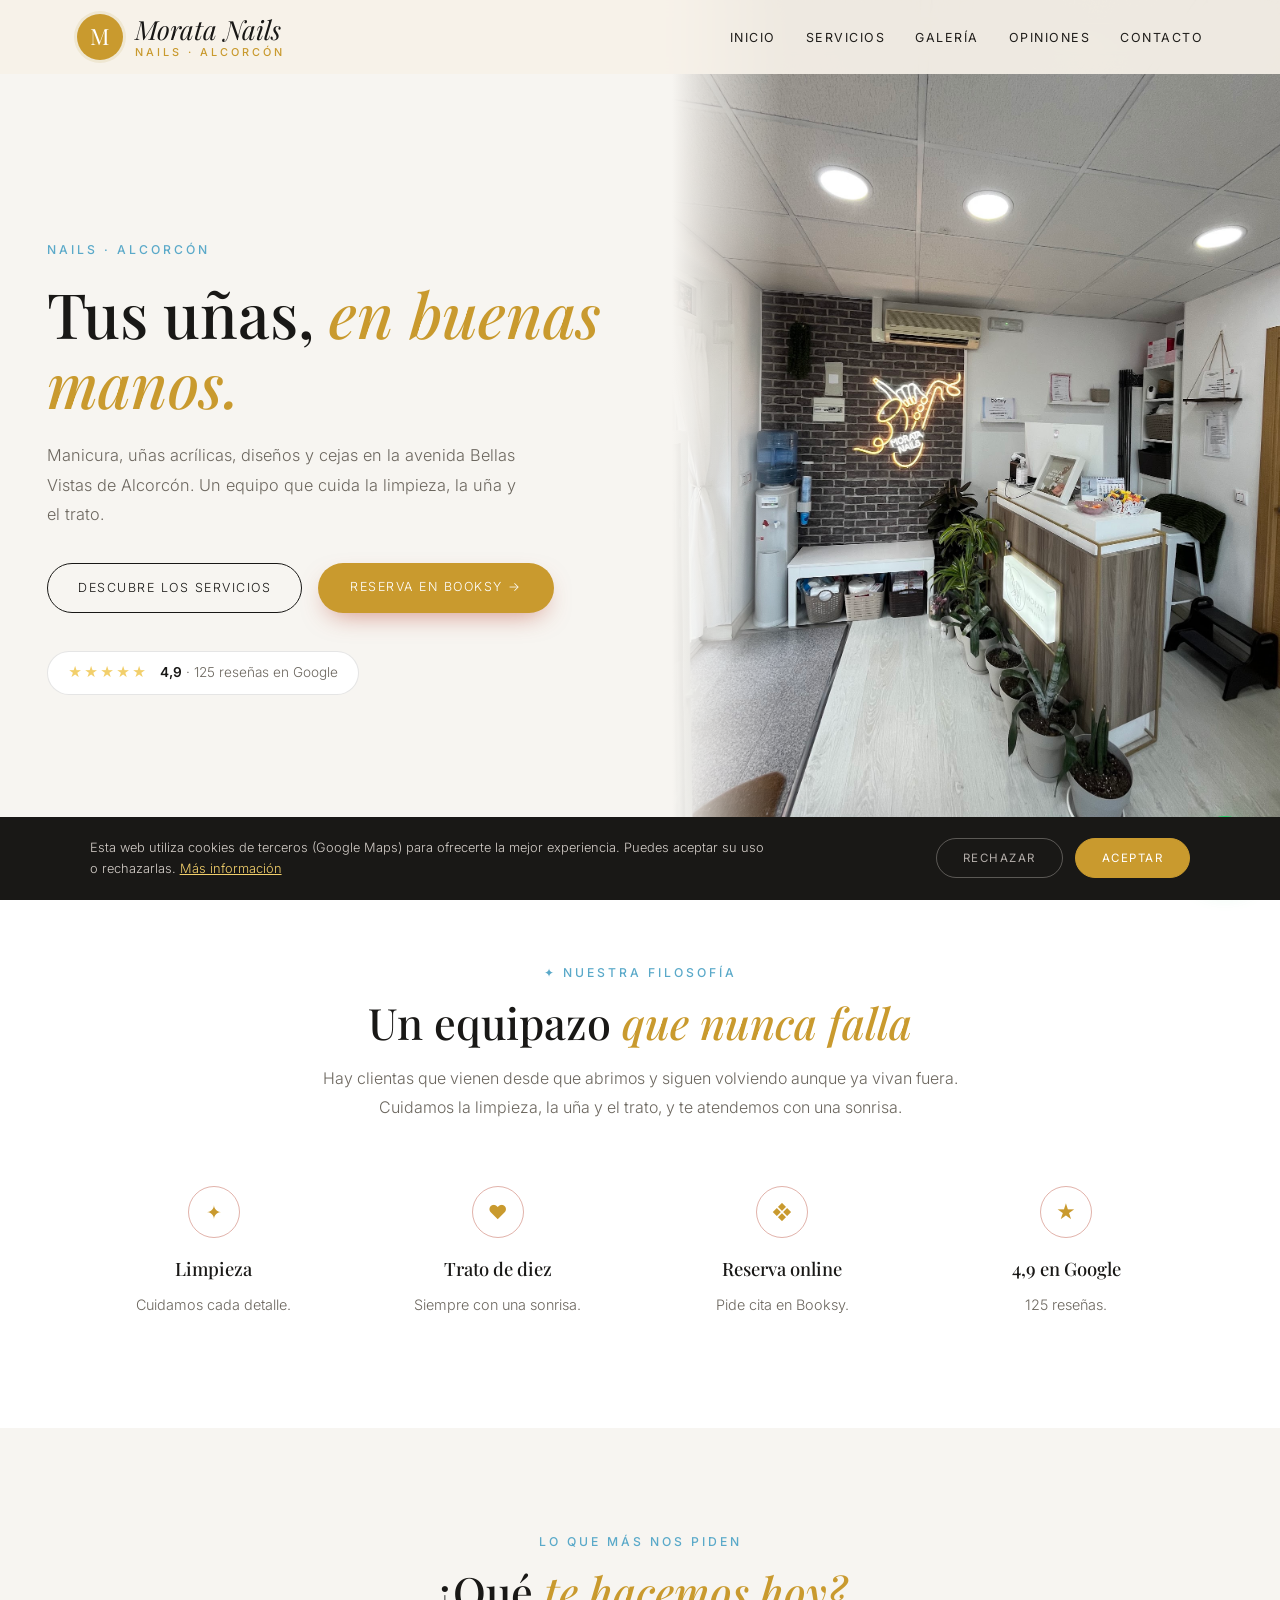
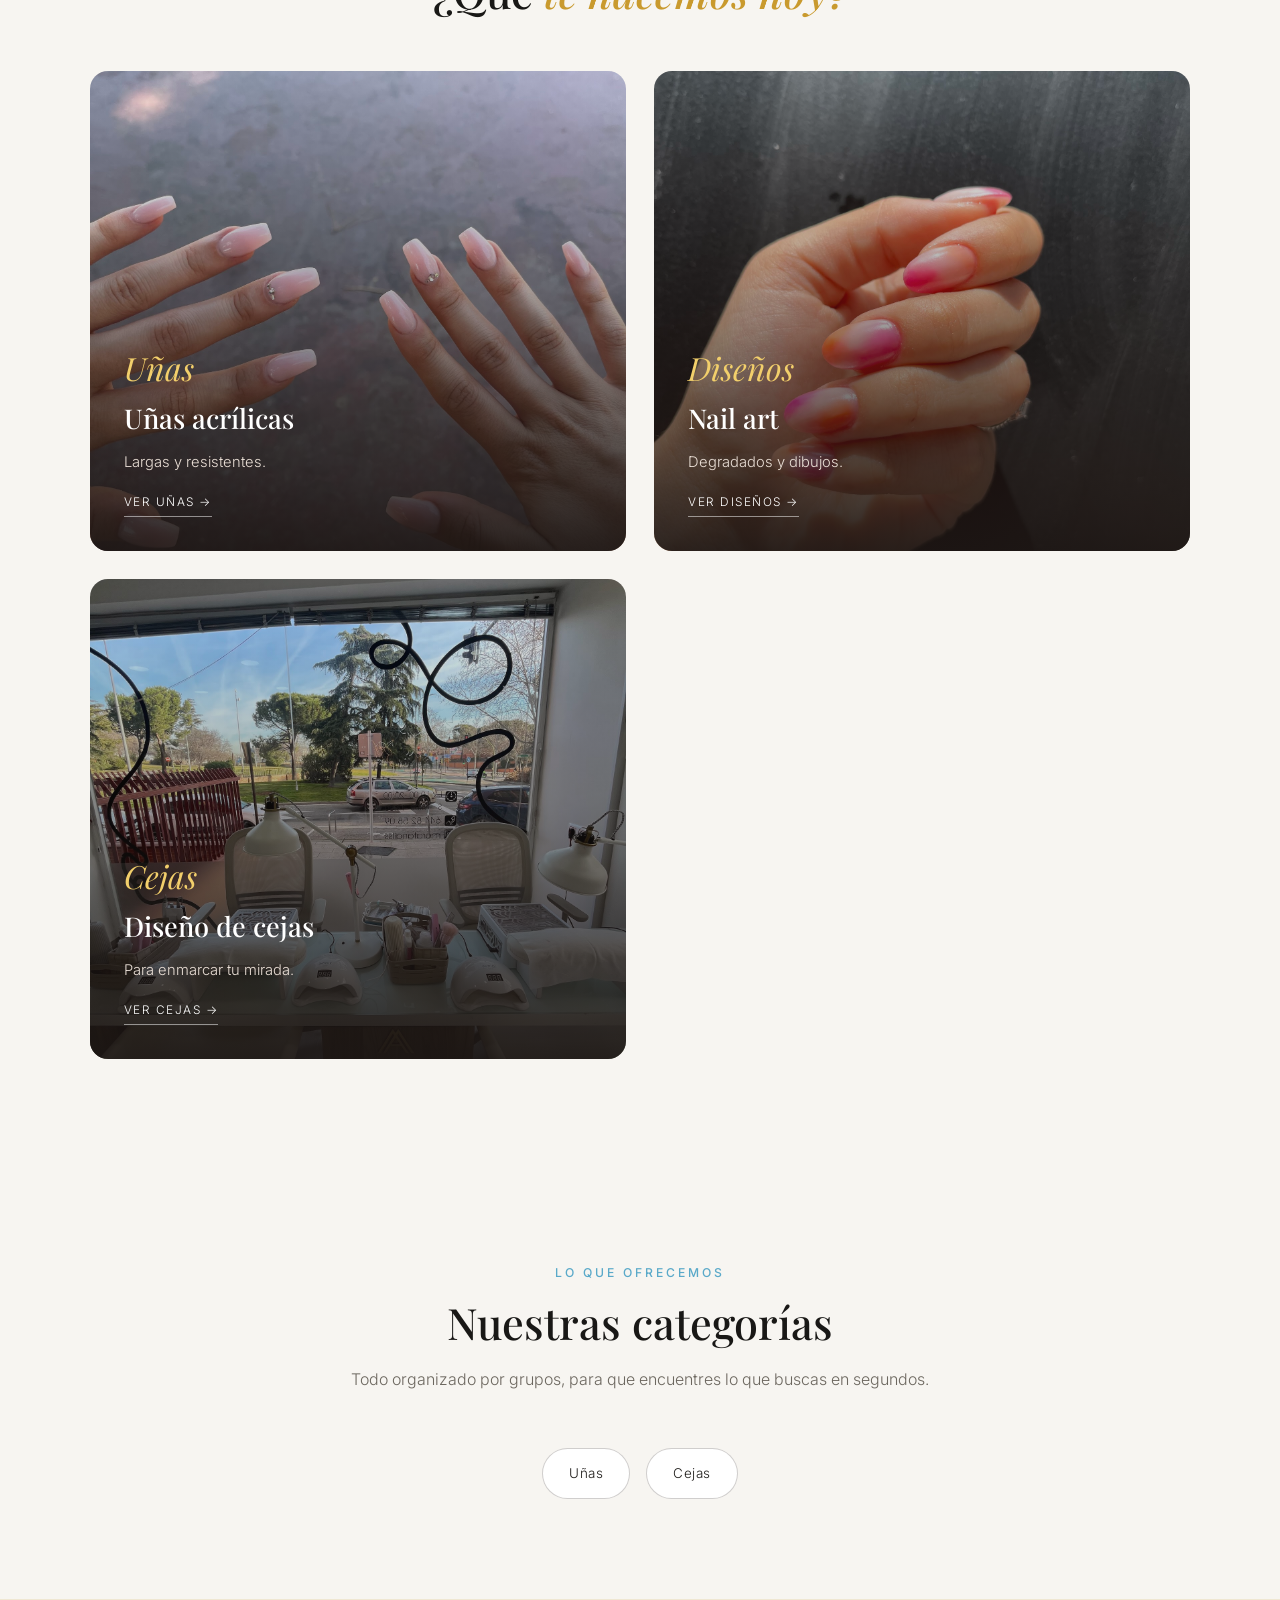
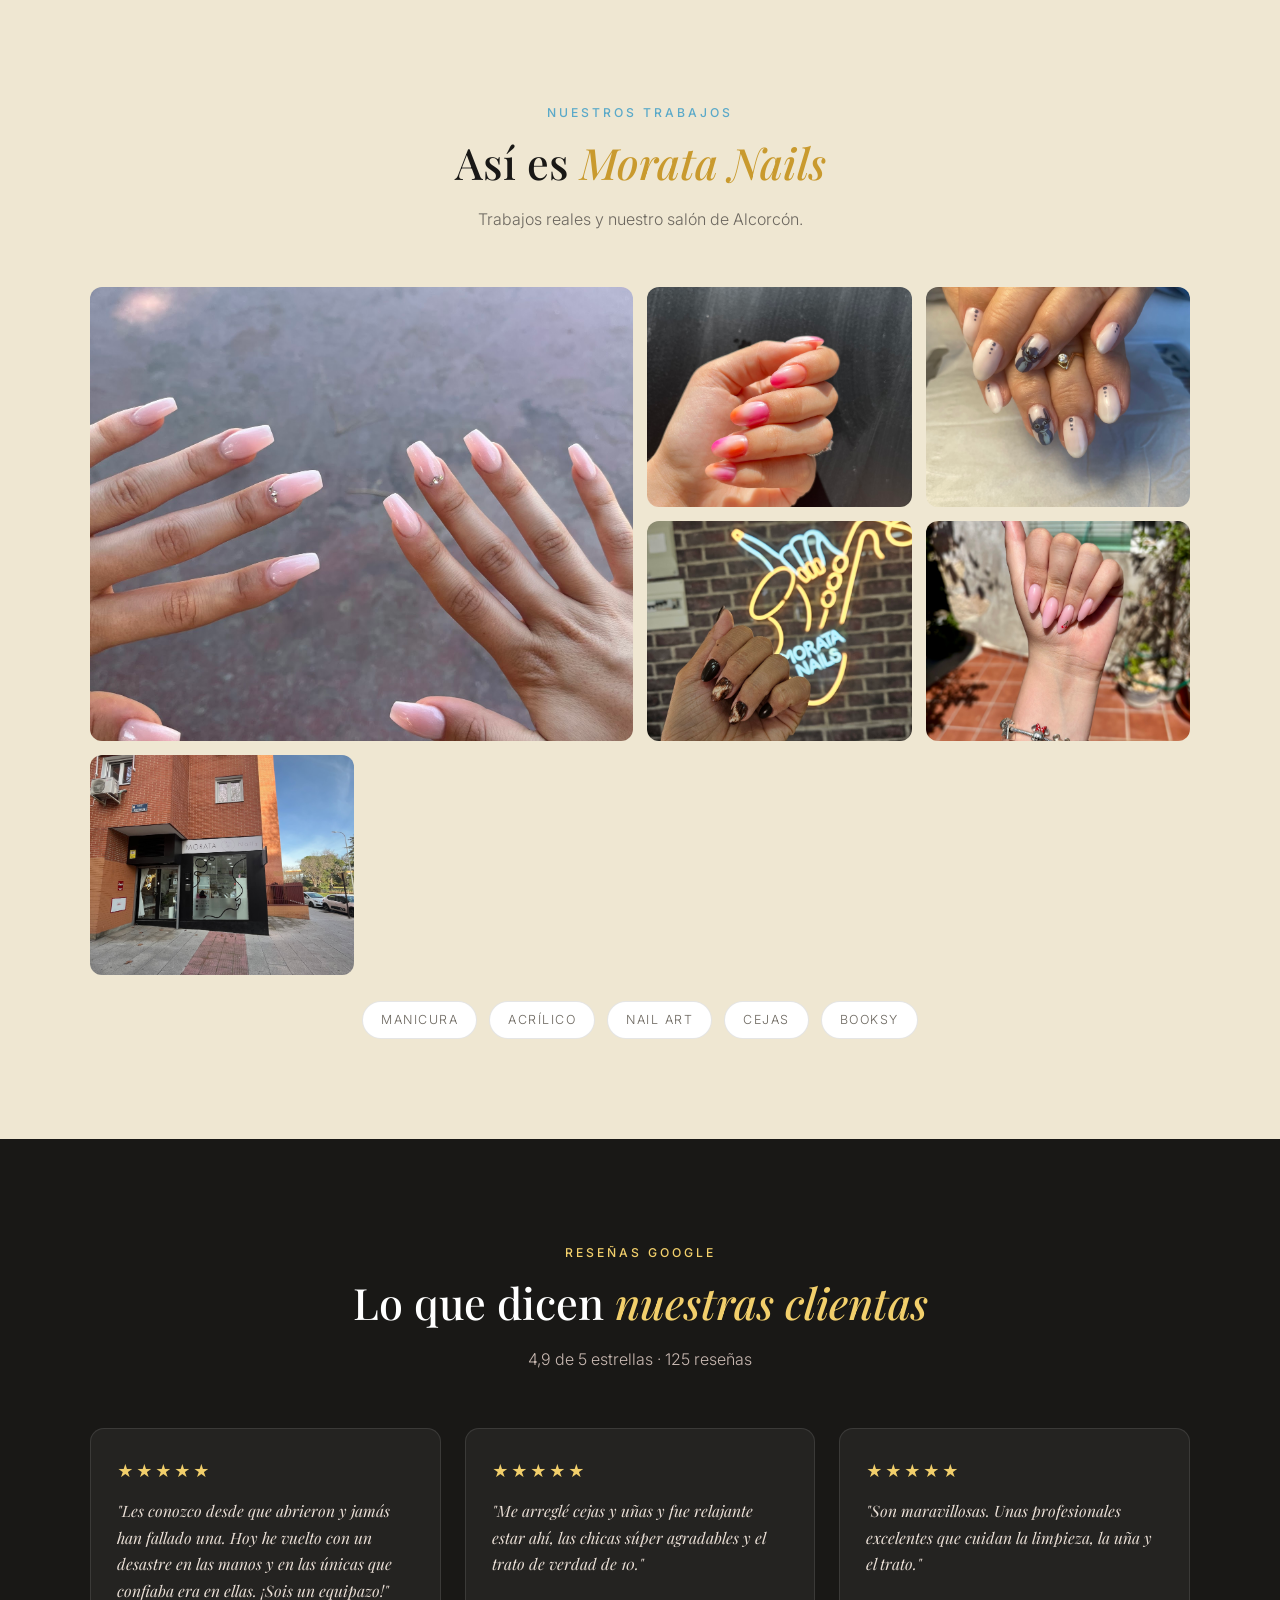
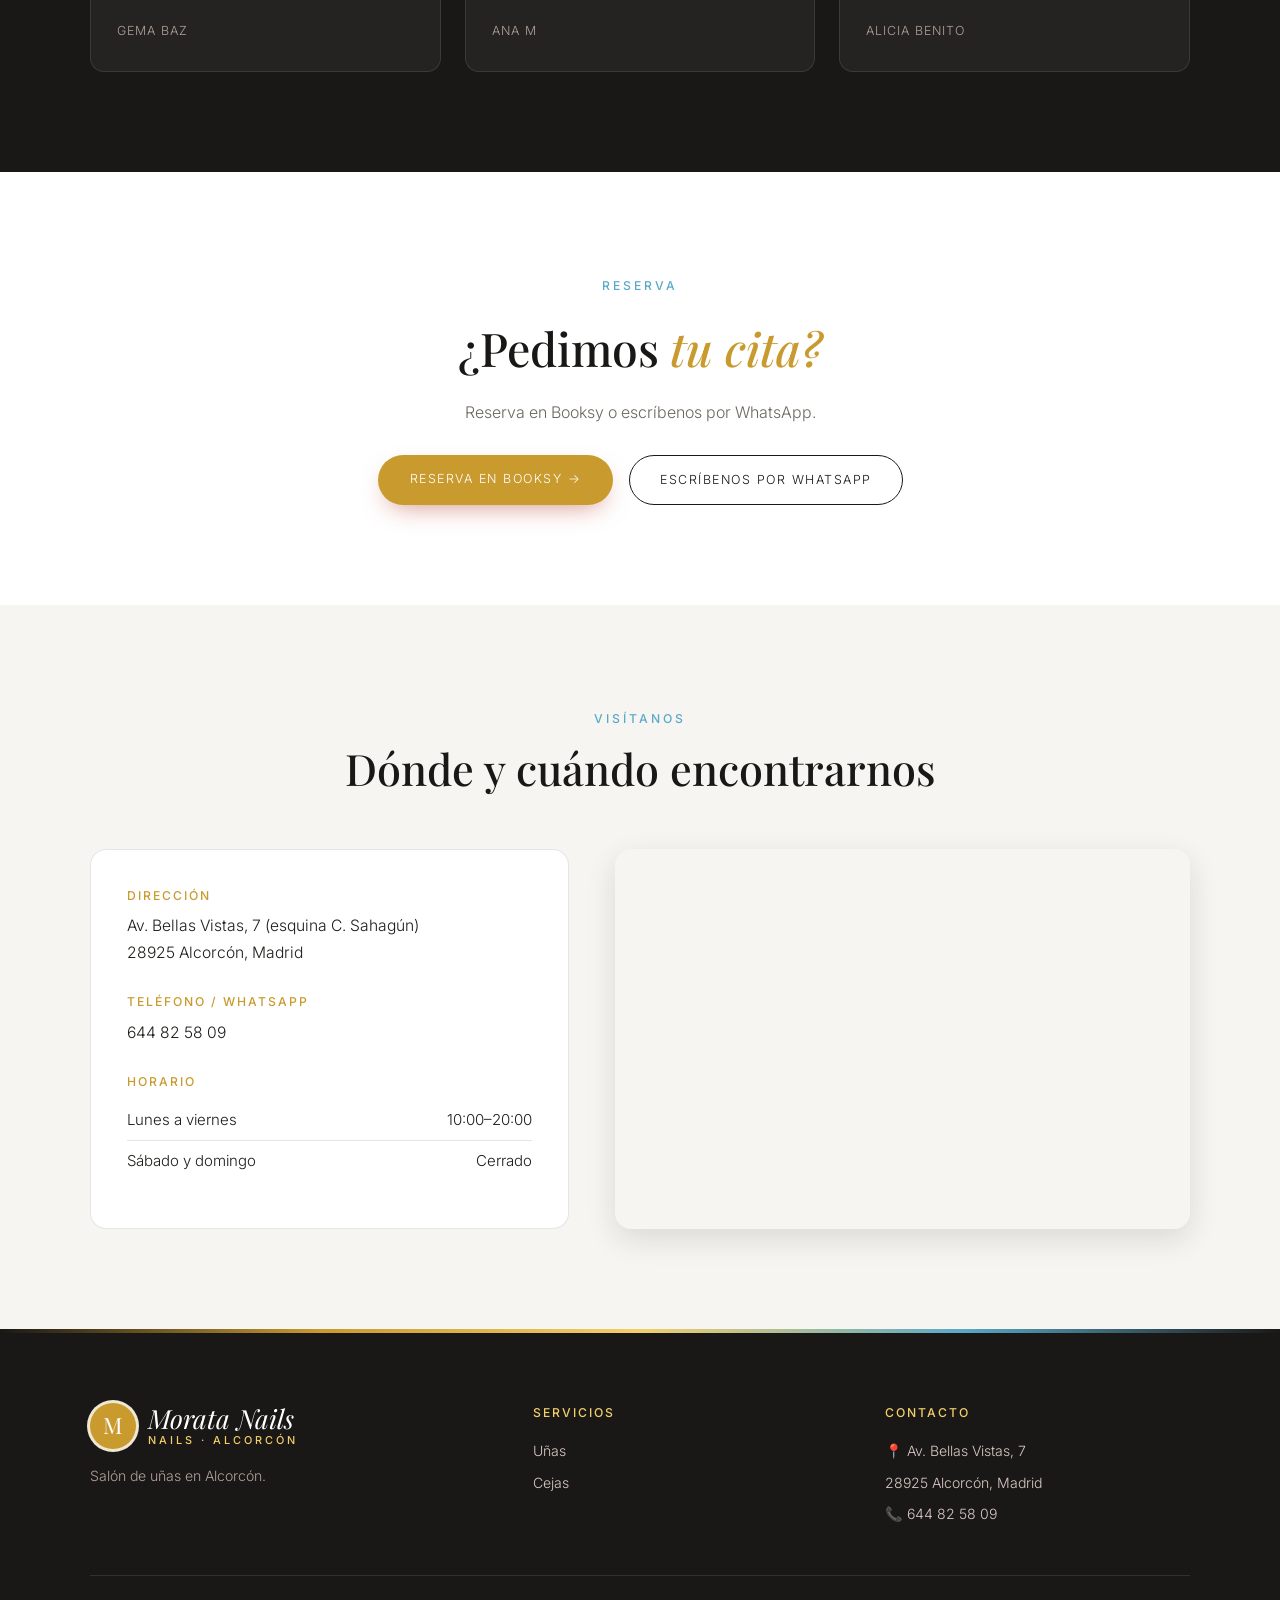
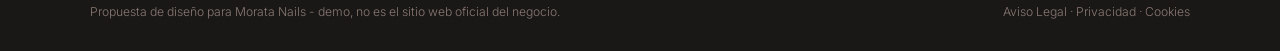
<file: index.html>
<!DOCTYPE html>
<html lang="es">
<head>
<meta charset="UTF-8">
<meta name="viewport" content="width=device-width, initial-scale=1.0">
<title>Morata Nails — Uñas y cejas en Alcorcón</title>
<meta name="description" content="Morata Nails, salón de uñas en la avenida Bellas Vistas 7 (esquina calle Sahagún), Alcorcón. Manicura, uñas acrílicas, diseños y cejas. 4,9★ con 125 reseñas en Google.">
<meta name="theme-color" content="#191816">
<meta property="og:title" content="Morata Nails · Alcorcón">
<meta property="og:image" content="maps_09.jpg">

<link rel="preconnect" href="https://fonts.googleapis.com"><link rel="preconnect" href="https://fonts.gstatic.com" crossorigin><link href="https://fonts.googleapis.com/css2?family=Playfair+Display:ital,wght@0,500;0,600;1,500&family=Inter:wght@300;400;500;600&display=swap" rel="stylesheet">
<link rel="stylesheet" href="styles.css">
</head>
<body>

<header id="header">
  <a href="index.html" class="logo" aria-label="Morata Nails, inicio"><span class="logo-mark">M</span><span class="logo-text"><span class="script">Morata Nails</span><small>nails · Alcorcón</small></span></a>
  <nav id="nav" aria-label="Navegación principal"><ul><li><a href="index.html#inicio">Inicio</a></li><li><a href="servicios.html">Servicios</a></li><li><a href="index.html#galeria">Galería</a></li><li><a href="index.html#opiniones">Opiniones</a></li><li><a href="index.html#contacto">Contacto</a></li></ul></nav><button class="nav-toggle" id="navToggle" aria-label="Abrir menú">☰</button>
</header>

<section class="hero" id="inicio">
  <div class="hero-text">
    <span class="eyebrow">Nails · Alcorcón</span>
    <h1>Tus uñas, <em>en buenas manos.</em></h1>
    <p>Manicura, uñas acrílicas, diseños y cejas en la avenida Bellas Vistas de Alcorcón. Un equipo que cuida la limpieza, la uña y el trato.</p>
    <div class="hero-ctas">
      <a href="servicios.html" class="btn-outline">Descubre los servicios</a>
      <a href="https://moratanailss.booksy.com/" class="btn-solid" target="_blank" rel="noopener">Reserva en Booksy →</a>
    </div>
    <a class="hero-rating" href="https://www.google.com/maps/search/?api=1&query=Morata+Nails,+Avenida+Bellas+Vistas+7,+Alcorcon" target="_blank" rel="noopener"><span class="stars">★★★★★</span><span><strong>4,9</strong> · 125 reseñas en Google</span></a>
  </div>
  <div class="hero-img"><img src="maps_09.jpg" alt="Recepción de Morata Nails en Alcorcón" style="object-position:center 50%;"></div>
</section>

<section class="trust">
  <div class="section-head">
    <span class="eyebrow">✦ Nuestra filosofía</span>
    <h2>Un equipazo <em>que nunca falla</em></h2>
    <p>Hay clientas que vienen desde que abrimos y siguen volviendo aunque ya vivan fuera. Cuidamos la limpieza, la uña y el trato, y te atendemos con una sonrisa.</p>
  </div>
  <div class="trust-grid">
    <div class="trust-card"><span class="trust-ic">✦</span><h3>Limpieza</h3><p>Cuidamos cada detalle.</p></div>
    <div class="trust-card"><span class="trust-ic">♥</span><h3>Trato de diez</h3><p>Siempre con una sonrisa.</p></div>
    <div class="trust-card"><span class="trust-ic">❖</span><h3>Reserva online</h3><p>Pide cita en Booksy.</p></div>
    <div class="trust-card"><span class="trust-ic">★</span><h3>4,9 en Google</h3><p>125 reseñas.</p></div>
  </div>
</section>

<section class="worlds">
  <div class="section-head">
    <span class="eyebrow">Lo que más nos piden</span>
    <h2>¿Qué <em>te hacemos hoy?</em></h2>
  </div>
  <div class="worlds-grid">
    <a href="servicios.html#unas" class="world-card"><img src="maps_05.jpg" alt="Uñas acrílicas"><div class="world-text"><span class="script">Uñas</span><h3>Uñas acrílicas</h3><p>Largas y resistentes.</p><span class="world-link">Ver uñas →</span></div></a>
    <a href="servicios.html#unas" class="world-card"><img src="maps_03.jpg" alt="Nail art"><div class="world-text"><span class="script">Diseños</span><h3>Nail art</h3><p>Degradados y dibujos.</p><span class="world-link">Ver diseños →</span></div></a>
    <a href="servicios.html#cejas" class="world-card"><img src="maps_02.jpg" alt="Diseño de cejas"><div class="world-text"><span class="script">Cejas</span><h3>Diseño de cejas</h3><p>Para enmarcar tu mirada.</p><span class="world-link">Ver cejas →</span></div></a>
  </div>
</section>

<section>
  <div class="section-head">
    <span class="eyebrow">Lo que ofrecemos</span>
    <h2>Nuestras categorías</h2>
    <p>Todo organizado por grupos, para que encuentres lo que buscas en segundos.</p>
  </div>
  <div class="cat-pills">
    <a href="servicios.html#unas" class="cat-pill">Uñas</a>
    <a href="servicios.html#cejas" class="cat-pill">Cejas</a>
  </div>
</section>

<section class="gallery-wrap" id="galeria">
  <div class="section-head">
    <span class="eyebrow">Nuestros trabajos</span>
    <h2>Así es <em>Morata Nails</em></h2>
    <p>Trabajos reales y nuestro salón de Alcorcón.</p>
  </div>
  <div class="gallery">
    <figure class="big"><img src="maps_05.jpg" alt="Acrílicas en rosa" loading="lazy"></figure>
    <figure><img src="maps_03.jpg" alt="Degradado coral" loading="lazy"></figure>
    <figure><img src="maps_06.jpg" alt="Diseño a mano" loading="lazy"></figure>
    <figure><img src="maps_07.jpg" alt="Nuestro neón" loading="lazy"></figure>
    <figure><img src="maps_10.jpg" alt="Almendradas en rosa" loading="lazy"></figure>
    <figure><img src="maps_01.jpg" alt="Nuestra fachada" loading="lazy"></figure>
  </div>
  <div class="brands"><span>Manicura</span><span>Acrílico</span><span>Nail art</span><span>Cejas</span><span>Booksy</span></div>
</section>

<section class="reviews-wrap" id="opiniones">
  <div class="section-head">
    <span class="eyebrow">Reseñas Google</span>
    <h2>Lo que dicen <em>nuestras clientas</em></h2>
    <p>4,9 de 5 estrellas · 125 reseñas</p>
  </div>
  <div class="review-grid">
    <div class="review-card"><div class="stars">★★★★★</div><p>"Les conozco desde que abrieron y jamás han fallado una. Hoy he vuelto con un desastre en las manos y en las únicas que confiaba era en ellas. ¡Sois un equipazo!"</p><cite>Gema Baz</cite></div>
    <div class="review-card"><div class="stars">★★★★★</div><p>"Me arreglé cejas y uñas y fue relajante estar ahí, las chicas súper agradables y el trato de verdad de 10."</p><cite>Ana M</cite></div>
    <div class="review-card"><div class="stars">★★★★★</div><p>"Son maravillosas. Unas profesionales excelentes que cuidan la limpieza, la uña y el trato."</p><cite>Alicia Benito</cite></div>
  </div>
</section>

<section class="cta-section">
  <span class="eyebrow">Reserva</span>
  <h2>¿Pedimos <em>tu cita?</em></h2>
  <p>Reserva en Booksy o escríbenos por WhatsApp.</p>
  <div class="cta-row">
    <a href="https://moratanailss.booksy.com/" class="btn-solid" target="_blank" rel="noopener">Reserva en Booksy →</a>
    <a href="https://wa.me/34644825809?text=Hola%2C%20he%20visto%20vuestra%20web%20y%20me%20gustar%C3%ADa%20pedir%20cita%20en%20Morata%20Nails" class="btn-outline" target="_blank" rel="noopener">Escríbenos por WhatsApp</a>
  </div>
</section>

<section class="contact-section" id="contacto">
  <div class="section-head">
    <span class="eyebrow">Visítanos</span>
    <h2>Dónde y cuándo encontrarnos</h2>
  </div>
  <div class="contact-grid">
    <div class="contact-info">
      <div class="contact-block"><h3>Dirección</h3><p>Av. Bellas Vistas, 7 (esquina C. Sahagún)<br>28925 Alcorcón, Madrid</p></div>
      <div class="contact-block"><h3>Teléfono / WhatsApp</h3><p><a href="tel:+34644825809">644 82 58 09</a></p></div>
      <div class="contact-block"><h3>Horario</h3><ul class="hours-list"><li><span>Lunes a viernes</span><span>10:00–20:00</span></li><li><span>Sábado y domingo</span><span>Cerrado</span></li></ul></div>
      
    </div>
    <div class="contact-map">
      <iframe title="Mapa de Morata Nails" src="https://www.google.com/maps?q=Morata+Nails,+Avenida+Bellas+Vistas+7,+Alcorcon&output=embed" width="100%" height="100%" style="border:0;" allowfullscreen="" loading="lazy" referrerpolicy="no-referrer-when-downgrade"></iframe>
    </div>
  </div>
</section>

<footer>
  <div class="footer-grid">
    <div class="footer-brand">
      <a href="index.html" class="logo light"><span class="logo-mark">M</span><span class="logo-text"><span class="script">Morata Nails</span><small>nails · Alcorcón</small></span></a>
      <p>Salón de uñas en Alcorcón.</p>
    </div>
    <div><h4>Servicios</h4><ul><li><a href="servicios.html#unas">Uñas</a></li><li><a href="servicios.html#cejas">Cejas</a></li></ul></div>
    <div><h4>Contacto</h4><ul><li>📍 Av. Bellas Vistas, 7</li><li>28925 Alcorcón, Madrid</li><li>📞 <a href="tel:+34644825809">644 82 58 09</a></li></ul></div>
  </div>
  <div class="footer-bottom">
    <span>Propuesta de diseño para Morata Nails - demo, no es el sitio web oficial del negocio.</span>
    <span><a href="aviso-legal.html">Aviso Legal</a> &middot; <a href="politica-privacidad.html">Privacidad</a> &middot; <a href="politica-cookies.html">Cookies</a></span>
  </div>
</footer>

<div id="cookie-banner" class="cookie-banner"><p>Esta web utiliza cookies de terceros (Google Maps) para ofrecerte la mejor experiencia. Puedes aceptar su uso o rechazarlas. <a href="politica-cookies.html">Más información</a></p><div class="cookie-actions"><button onclick="setCookieChoice('rejected')" class="ck-reject">Rechazar</button><button onclick="setCookieChoice('accepted')" class="ck-accept">Aceptar</button></div></div>
<div class="social-fabs"><a class="wa-fab" href="https://wa.me/34644825809?text=Hola%2C%20he%20visto%20vuestra%20web%20y%20me%20gustar%C3%ADa%20pedir%20cita%20en%20Morata%20Nails" target="_blank" rel="noopener" aria-label="Escribir por WhatsApp"><svg width="28" height="28" viewBox="0 0 24 24" fill="white"><path d="M17.5 14.4c-.3-.1-1.8-.9-2-1s-.5-.1-.7.1-.8 1-.9 1.2-.3.2-.6.1a8.2 8.2 0 0 1-2.4-1.5 9 9 0 0 1-1.7-2.1c-.2-.3 0-.5.1-.6l.4-.5.3-.5v-.5l-.9-2.2c-.2-.6-.5-.5-.7-.5h-.6a1.1 1.1 0 0 0-.8.4 3.4 3.4 0 0 0-1 2.5 5.9 5.9 0 0 0 1.2 3.1 13.5 13.5 0 0 0 5.2 4.6c2.6 1 2.6.7 3.1.6a2.6 2.6 0 0 0 1.7-1.2 2.1 2.1 0 0 0 .2-1.2c-.1-.1-.3-.2-.6-.3ZM12 21.8a9.8 9.8 0 0 1-5-1.4l-.4-.2-3.7 1 1-3.6-.2-.4A9.8 9.8 0 1 1 12 21.8Zm8.4-18.3A11.8 11.8 0 0 0 1.8 17.7L.2 23.8l6.3-1.6a11.8 11.8 0 0 0 5.6 1.4A11.8 11.8 0 0 0 20.4 3.5Z"/></svg></a></div>
<script src="main.js"></script>
</body>
</html>
</file>
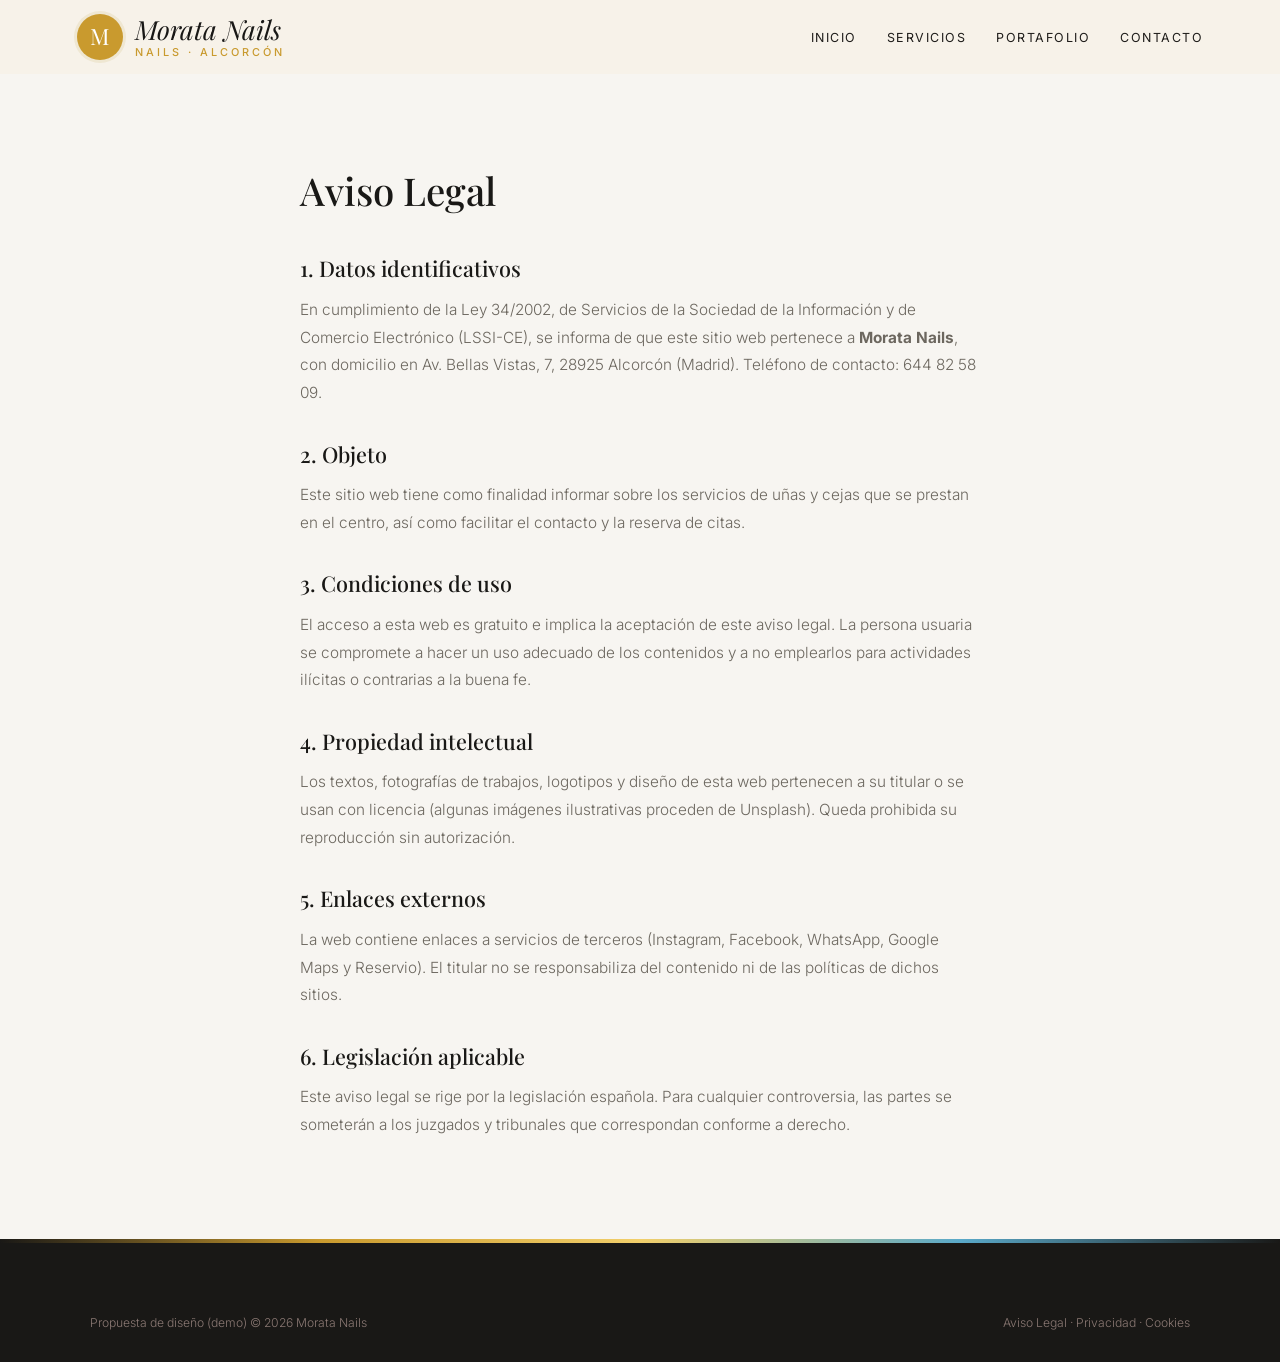
<file: aviso-legal.html>
<!DOCTYPE html>
<html lang="es">
<head>
<meta charset="UTF-8">
<meta name="viewport" content="width=device-width, initial-scale=1.0">
<title>Aviso Legal — Morata Nails</title>
<meta name="robots" content="noindex">

<link rel="preconnect" href="https://fonts.googleapis.com">
<link href="https://fonts.googleapis.com/css2?family=Playfair+Display:ital,wght@0,500;0,600;1,500&family=Inter:wght@300;400;500;600&display=swap" rel="stylesheet">
<link rel="stylesheet" href="styles.css">
</head>
<body>
<header id="header" class="scrolled">
  <a href="index.html" class="logo" aria-label="Morata Nails, inicio">
    <span class="logo-mark">M</span>
    <span class="logo-text"><span class="script">Morata Nails</span><small>nails · Alcorcón</small></span>
  </a>
  <nav id="nav" aria-label="Navegación principal">
    <ul>
      <li><a href="index.html#inicio">Inicio</a></li>
      <li><a href="servicios.html">Servicios</a></li>
      <li><a href="portafolio.html">Portafolio</a></li>
      <li><a href="index.html#contacto">Contacto</a></li>
    </ul>
  </nav>
  <button class="nav-toggle" id="navToggle" aria-label="Abrir menú">☰</button>
</header>
<main class="legal"><h1>Aviso Legal</h1>
<h2>1. Datos identificativos</h2>
<p>En cumplimiento de la Ley 34/2002, de Servicios de la Sociedad de la Información y de Comercio Electrónico (LSSI-CE), se informa de que este sitio web pertenece a <strong>Morata Nails</strong>, con domicilio en Av. Bellas Vistas, 7, 28925 Alcorcón (Madrid). Teléfono de contacto: 644 82 58 09.</p>
<h2>2. Objeto</h2>
<p>Este sitio web tiene como finalidad informar sobre los servicios de uñas y cejas que se prestan en el centro, así como facilitar el contacto y la reserva de citas.</p>
<h2>3. Condiciones de uso</h2>
<p>El acceso a esta web es gratuito e implica la aceptación de este aviso legal. La persona usuaria se compromete a hacer un uso adecuado de los contenidos y a no emplearlos para actividades ilícitas o contrarias a la buena fe.</p>
<h2>4. Propiedad intelectual</h2>
<p>Los textos, fotografías de trabajos, logotipos y diseño de esta web pertenecen a su titular o se usan con licencia (algunas imágenes ilustrativas proceden de Unsplash). Queda prohibida su reproducción sin autorización.</p>
<h2>5. Enlaces externos</h2>
<p>La web contiene enlaces a servicios de terceros (Instagram, Facebook, WhatsApp, Google Maps y Reservio). El titular no se responsabiliza del contenido ni de las políticas de dichos sitios.</p>
<h2>6. Legislación aplicable</h2>
<p>Este aviso legal se rige por la legislación española. Para cualquier controversia, las partes se someterán a los juzgados y tribunales que correspondan conforme a derecho.</p></main>
<footer>
  <div class="footer-bottom" style="margin-top:0">
    <span>Propuesta de diseño (demo) © 2026 Morata Nails</span>
    <span><a href="aviso-legal.html">Aviso Legal</a> &middot; <a href="politica-privacidad.html">Privacidad</a> &middot; <a href="politica-cookies.html">Cookies</a></span>
  </div>
</footer>
<script src="main.js"></script>
</body>
</html>
</file>
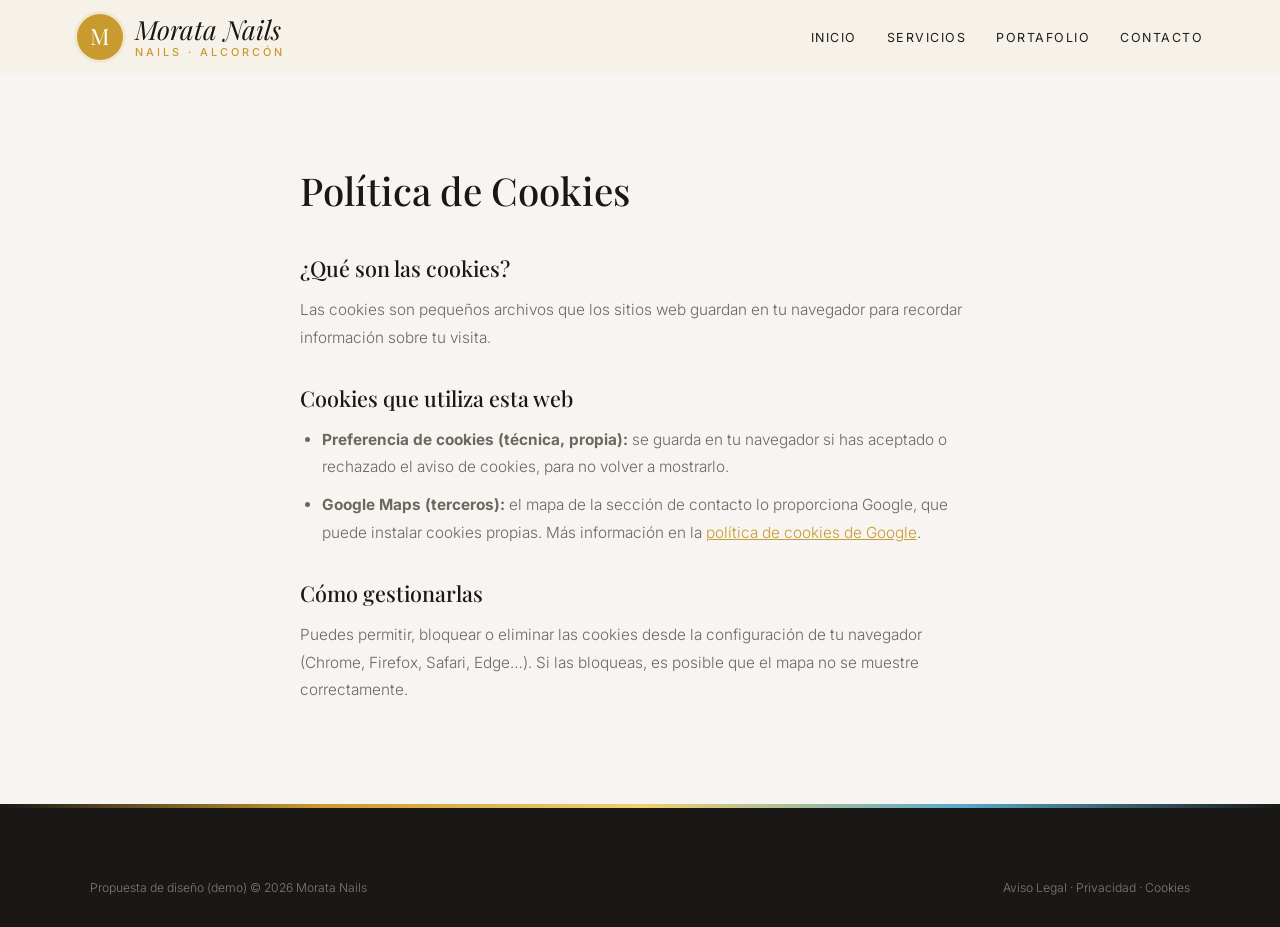
<file: politica-cookies.html>
<!DOCTYPE html>
<html lang="es">
<head>
<meta charset="UTF-8">
<meta name="viewport" content="width=device-width, initial-scale=1.0">
<title>Política de Cookies — Morata Nails</title>
<meta name="robots" content="noindex">

<link rel="preconnect" href="https://fonts.googleapis.com">
<link href="https://fonts.googleapis.com/css2?family=Playfair+Display:ital,wght@0,500;0,600;1,500&family=Inter:wght@300;400;500;600&display=swap" rel="stylesheet">
<link rel="stylesheet" href="styles.css">
</head>
<body>
<header id="header" class="scrolled">
  <a href="index.html" class="logo" aria-label="Morata Nails, inicio">
    <span class="logo-mark">M</span>
    <span class="logo-text"><span class="script">Morata Nails</span><small>nails · Alcorcón</small></span>
  </a>
  <nav id="nav" aria-label="Navegación principal">
    <ul>
      <li><a href="index.html#inicio">Inicio</a></li>
      <li><a href="servicios.html">Servicios</a></li>
      <li><a href="portafolio.html">Portafolio</a></li>
      <li><a href="index.html#contacto">Contacto</a></li>
    </ul>
  </nav>
  <button class="nav-toggle" id="navToggle" aria-label="Abrir menú">☰</button>
</header>
<main class="legal"><h1>Política de Cookies</h1>
<h2>¿Qué son las cookies?</h2>
<p>Las cookies son pequeños archivos que los sitios web guardan en tu navegador para recordar información sobre tu visita.</p>
<h2>Cookies que utiliza esta web</h2>
<ul>
<li><strong>Preferencia de cookies (técnica, propia):</strong> se guarda en tu navegador si has aceptado o rechazado el aviso de cookies, para no volver a mostrarlo.</li>
<li><strong>Google Maps (terceros):</strong> el mapa de la sección de contacto lo proporciona Google, que puede instalar cookies propias. Más información en la <a href="https://policies.google.com/technologies/cookies" target="_blank" rel="noopener">política de cookies de Google</a>.</li>
</ul>
<h2>Cómo gestionarlas</h2>
<p>Puedes permitir, bloquear o eliminar las cookies desde la configuración de tu navegador (Chrome, Firefox, Safari, Edge…). Si las bloqueas, es posible que el mapa no se muestre correctamente.</p></main>
<footer>
  <div class="footer-bottom" style="margin-top:0">
    <span>Propuesta de diseño (demo) © 2026 Morata Nails</span>
    <span><a href="aviso-legal.html">Aviso Legal</a> &middot; <a href="politica-privacidad.html">Privacidad</a> &middot; <a href="politica-cookies.html">Cookies</a></span>
  </div>
</footer>
<script src="main.js"></script>
</body>
</html>
</file>
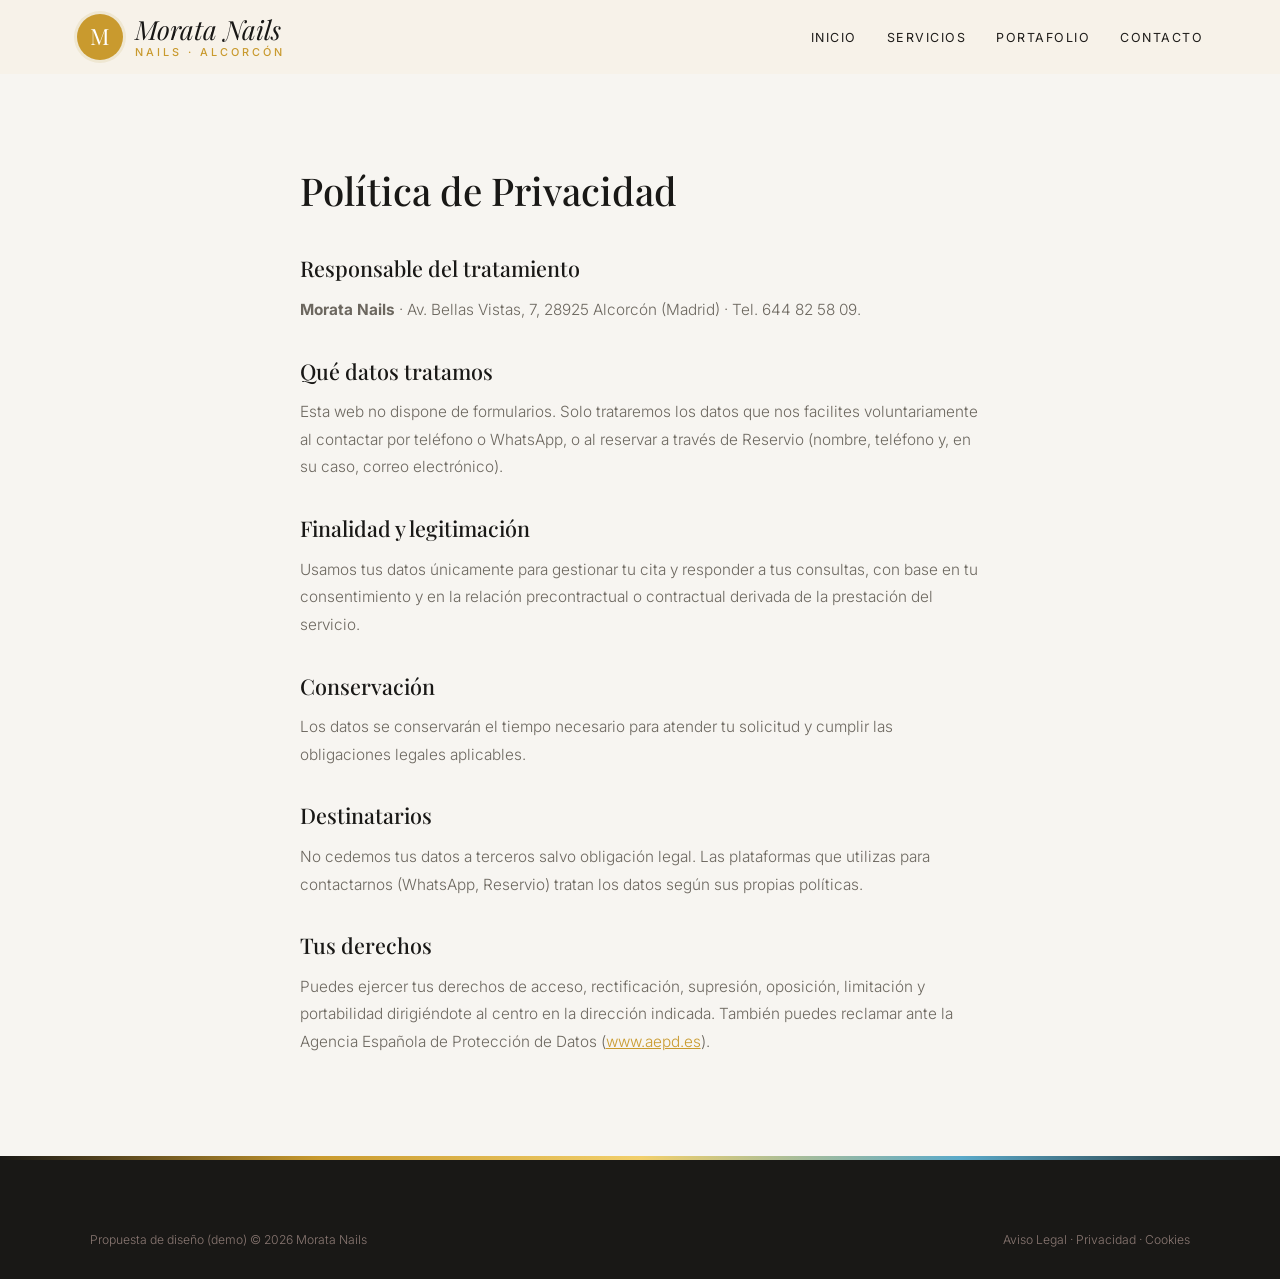
<file: politica-privacidad.html>
<!DOCTYPE html>
<html lang="es">
<head>
<meta charset="UTF-8">
<meta name="viewport" content="width=device-width, initial-scale=1.0">
<title>Política de Privacidad — Morata Nails</title>
<meta name="robots" content="noindex">

<link rel="preconnect" href="https://fonts.googleapis.com">
<link href="https://fonts.googleapis.com/css2?family=Playfair+Display:ital,wght@0,500;0,600;1,500&family=Inter:wght@300;400;500;600&display=swap" rel="stylesheet">
<link rel="stylesheet" href="styles.css">
</head>
<body>
<header id="header" class="scrolled">
  <a href="index.html" class="logo" aria-label="Morata Nails, inicio">
    <span class="logo-mark">M</span>
    <span class="logo-text"><span class="script">Morata Nails</span><small>nails · Alcorcón</small></span>
  </a>
  <nav id="nav" aria-label="Navegación principal">
    <ul>
      <li><a href="index.html#inicio">Inicio</a></li>
      <li><a href="servicios.html">Servicios</a></li>
      <li><a href="portafolio.html">Portafolio</a></li>
      <li><a href="index.html#contacto">Contacto</a></li>
    </ul>
  </nav>
  <button class="nav-toggle" id="navToggle" aria-label="Abrir menú">☰</button>
</header>
<main class="legal"><h1>Política de Privacidad</h1>
<h2>Responsable del tratamiento</h2>
<p><strong>Morata Nails</strong> · Av. Bellas Vistas, 7, 28925 Alcorcón (Madrid) · Tel. 644 82 58 09.</p>
<h2>Qué datos tratamos</h2>
<p>Esta web no dispone de formularios. Solo trataremos los datos que nos facilites voluntariamente al contactar por teléfono o WhatsApp, o al reservar a través de Reservio (nombre, teléfono y, en su caso, correo electrónico).</p>
<h2>Finalidad y legitimación</h2>
<p>Usamos tus datos únicamente para gestionar tu cita y responder a tus consultas, con base en tu consentimiento y en la relación precontractual o contractual derivada de la prestación del servicio.</p>
<h2>Conservación</h2>
<p>Los datos se conservarán el tiempo necesario para atender tu solicitud y cumplir las obligaciones legales aplicables.</p>
<h2>Destinatarios</h2>
<p>No cedemos tus datos a terceros salvo obligación legal. Las plataformas que utilizas para contactarnos (WhatsApp, Reservio) tratan los datos según sus propias políticas.</p>
<h2>Tus derechos</h2>
<p>Puedes ejercer tus derechos de acceso, rectificación, supresión, oposición, limitación y portabilidad dirigiéndote al centro en la dirección indicada. También puedes reclamar ante la Agencia Española de Protección de Datos (<a href="https://www.aepd.es" target="_blank" rel="noopener">www.aepd.es</a>).</p></main>
<footer>
  <div class="footer-bottom" style="margin-top:0">
    <span>Propuesta de diseño (demo) © 2026 Morata Nails</span>
    <span><a href="aviso-legal.html">Aviso Legal</a> &middot; <a href="politica-privacidad.html">Privacidad</a> &middot; <a href="politica-cookies.html">Cookies</a></span>
  </div>
</footer>
<script src="main.js"></script>
</body>
</html>
</file>
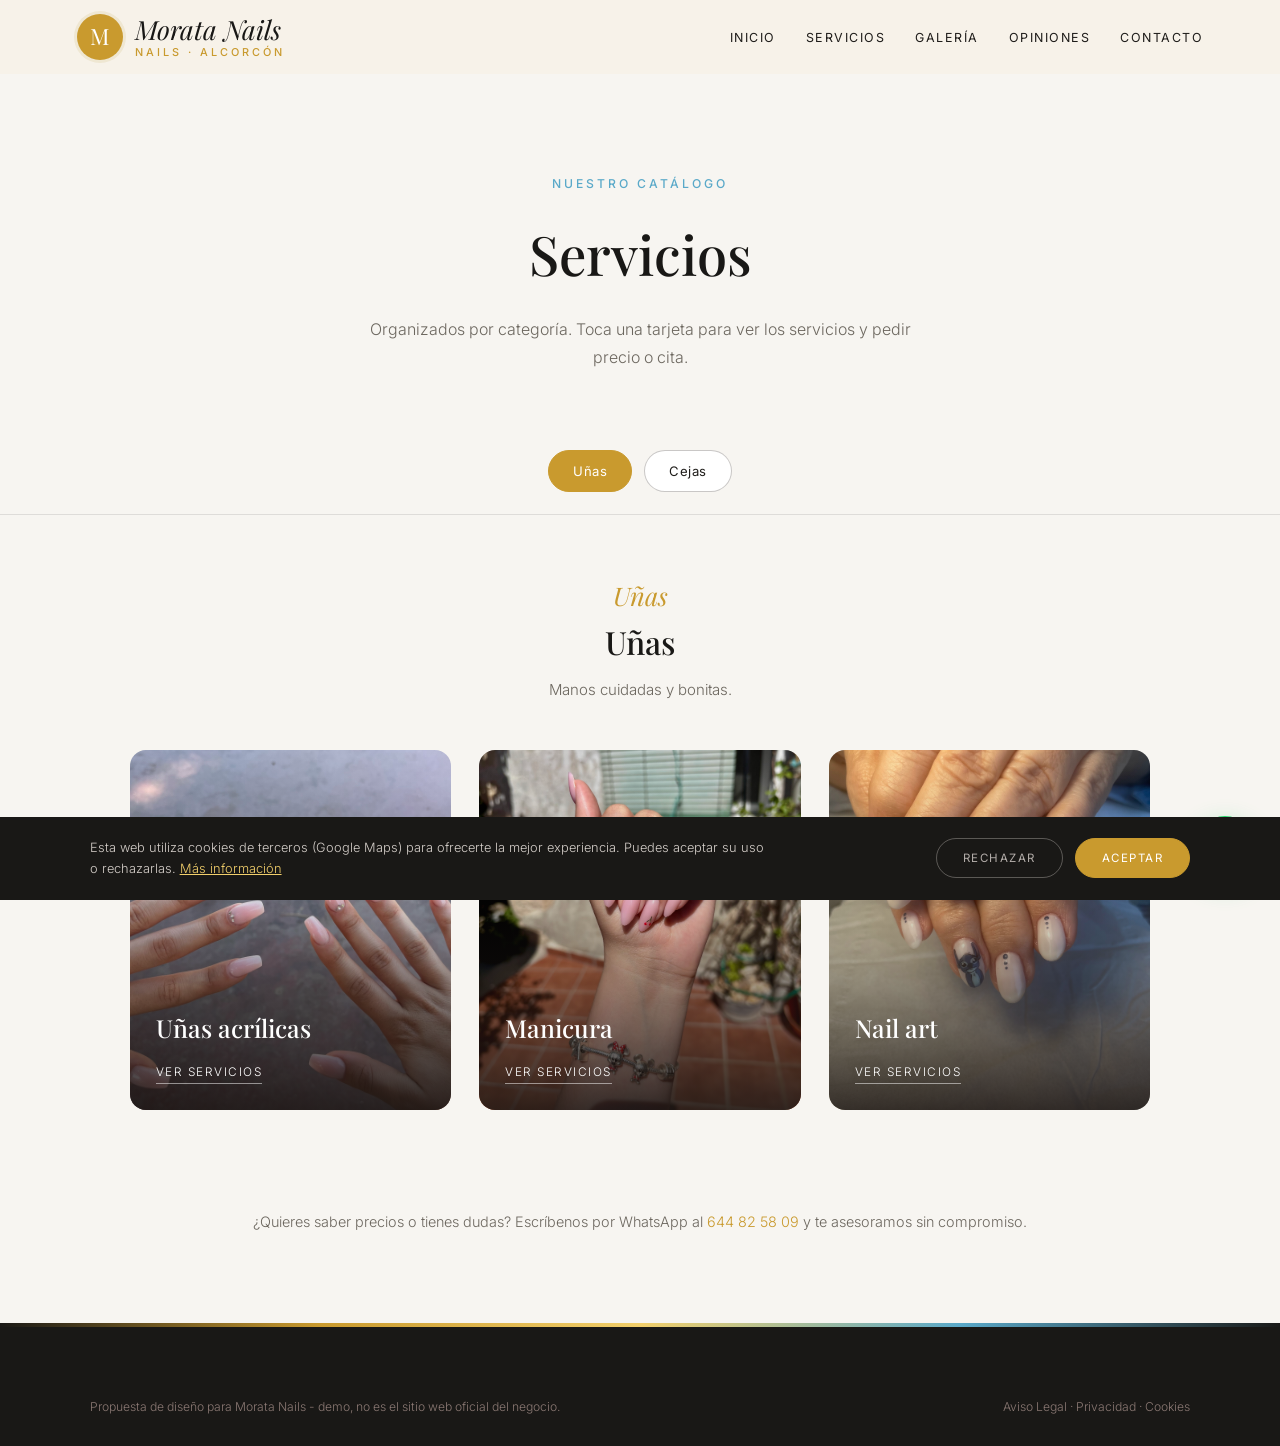
<file: servicios.html>
<!DOCTYPE html>
<html lang="es">
<head>
<meta charset="UTF-8">
<meta name="viewport" content="width=device-width, initial-scale=1.0">
<title>Servicios — Morata Nails · Alcorcón</title>
<meta name="description" content="Servicios de Morata Nails en Alcorcón.">

<link rel="preconnect" href="https://fonts.googleapis.com"><link rel="preconnect" href="https://fonts.gstatic.com" crossorigin><link href="https://fonts.googleapis.com/css2?family=Playfair+Display:ital,wght@0,500;0,600;1,500&family=Inter:wght@300;400;500;600&display=swap" rel="stylesheet">
<link rel="stylesheet" href="styles.css">
</head>
<body>

<header id="header" class="scrolled">
  <a href="index.html" class="logo" aria-label="Morata Nails, inicio"><span class="logo-mark">M</span><span class="logo-text"><span class="script">Morata Nails</span><small>nails · Alcorcón</small></span></a>
  <nav id="nav" aria-label="Navegación principal"><ul><li><a href="index.html#inicio">Inicio</a></li><li><a href="servicios.html">Servicios</a></li><li><a href="index.html#galeria">Galería</a></li><li><a href="index.html#opiniones">Opiniones</a></li><li><a href="index.html#contacto">Contacto</a></li></ul></nav><button class="nav-toggle" id="navToggle" aria-label="Abrir menú">☰</button>
</header>

<div class="page-hero">
  <span class="eyebrow">Nuestro catálogo</span>
  <h1>Servicios</h1>
  <p>Organizados por categoría. Toca una tarjeta para ver los servicios y pedir precio o cita.</p>
</div>

<div class="tabs">
  <button class="tab-btn active" data-tab="unas">Uñas</button>
  <button class="tab-btn" data-tab="cejas">Cejas</button>
  
</div>

<div class="tab-panel active" id="unas">
  <div class="tab-intro"><span class="script">Uñas</span><h2>Uñas</h2><p>Manos cuidadas y bonitas.</p></div>
  <div class="cat-grid">
    <div class="cat-card" onclick="openModal('acrilico')"><img src="maps_05.jpg" alt="Uñas acrílicas" loading="lazy"><div class="cat-card-text"><h3>Uñas acrílicas</h3><span>Ver servicios</span></div></div>
    <div class="cat-card" onclick="openModal('manicura')"><img src="maps_10.jpg" alt="Manicura" loading="lazy"><div class="cat-card-text"><h3>Manicura</h3><span>Ver servicios</span></div></div>
    <div class="cat-card" onclick="openModal('nailart')"><img src="maps_06.jpg" alt="Nail art" loading="lazy"><div class="cat-card-text"><h3>Nail art</h3><span>Ver servicios</span></div></div>
  </div>
</div>

<div class="tab-panel" id="cejas">
  <div class="tab-intro"><span class="script">Cejas</span><h2>Cejas</h2><p>Enmarca tu mirada.</p></div>
  <div class="cat-grid single">
    <div class="cat-card" onclick="openModal('cejas')"><img src="maps_02.jpg" alt="Cejas" loading="lazy"><div class="cat-card-text"><h3>Cejas</h3><span>Ver servicios</span></div></div>
  </div>
</div>


<p class="services-note">¿Quieres saber precios o tienes dudas? Escríbenos por WhatsApp al <a href="https://wa.me/34644825809" target="_blank" rel="noopener" style="color:var(--red)">644 82 58 09</a> y te asesoramos sin compromiso.</p>

<div class="modal-overlay" id="modal-acrilico"><div class="modal">
  <button class="modal-close" onclick="closeModal('acrilico')" aria-label="Cerrar">×</button>
  <h3>Uñas acrílicas</h3><p class="modal-sub">Largas y resistentes</p>
  <div class="svc-row"><div><div class="svc-name">Uñas acrílicas</div><span class="svc-desc"></span></div><div class="svc-price">Consultar</div></div>
  <div class="svc-row"><div><div class="svc-name">Relleno</div><span class="svc-desc"></span></div><div class="svc-price">Consultar</div></div>
  <a class="modal-cta" href="https://moratanailss.booksy.com/" target="_blank" rel="noopener">Reservar cita</a>
  <a class="modal-cta alt" href="https://wa.me/34644825809?text=Hola%2C%20quiero%20informaci%C3%B3n%20sobre%20u%C3%B1as%20acr%C3%ADlicas" target="_blank" rel="noopener">Consultar por WhatsApp</a>
</div></div>

<div class="modal-overlay" id="modal-manicura"><div class="modal">
  <button class="modal-close" onclick="closeModal('manicura')" aria-label="Cerrar">×</button>
  <h3>Manicura</h3><p class="modal-sub">Color y cuidado</p>
  <div class="svc-row"><div><div class="svc-name">Manicura</div><span class="svc-desc"></span></div><div class="svc-price">Consultar</div></div>
  <div class="svc-row"><div><div class="svc-name">Esmaltado</div><span class="svc-desc"></span></div><div class="svc-price">Consultar</div></div>
  <a class="modal-cta" href="https://moratanailss.booksy.com/" target="_blank" rel="noopener">Reservar cita</a>
  <a class="modal-cta alt" href="https://wa.me/34644825809?text=Hola%2C%20quiero%20informaci%C3%B3n%20sobre%20manicura" target="_blank" rel="noopener">Consultar por WhatsApp</a>
</div></div>

<div class="modal-overlay" id="modal-nailart"><div class="modal">
  <button class="modal-close" onclick="closeModal('nailart')" aria-label="Cerrar">×</button>
  <h3>Nail art</h3><p class="modal-sub">Diseños a mano</p>
  <div class="svc-row"><div><div class="svc-name">Degradados</div><span class="svc-desc"></span></div><div class="svc-price">Consultar</div></div>
  <div class="svc-row"><div><div class="svc-name">Dibujos y detalles</div><span class="svc-desc"></span></div><div class="svc-price">Consultar</div></div>
  <a class="modal-cta" href="https://moratanailss.booksy.com/" target="_blank" rel="noopener">Reservar cita</a>
  <a class="modal-cta alt" href="https://wa.me/34644825809?text=Hola%2C%20quiero%20informaci%C3%B3n%20sobre%20nail%20art" target="_blank" rel="noopener">Consultar por WhatsApp</a>
</div></div>

<div class="modal-overlay" id="modal-cejas"><div class="modal">
  <button class="modal-close" onclick="closeModal('cejas')" aria-label="Cerrar">×</button>
  <h3>Cejas</h3><p class="modal-sub">Arreglo y diseño</p>
  <div class="svc-row"><div><div class="svc-name">Arreglo de cejas</div><span class="svc-desc"></span></div><div class="svc-price">Consultar</div></div>
  <a class="modal-cta" href="https://moratanailss.booksy.com/" target="_blank" rel="noopener">Reservar cita</a>
  <a class="modal-cta alt" href="https://wa.me/34644825809?text=Hola%2C%20quiero%20informaci%C3%B3n%20sobre%20cejas" target="_blank" rel="noopener">Consultar por WhatsApp</a>
</div></div>


<footer>
  <div class="footer-bottom" style="margin-top:0">
    <span>Propuesta de diseño para Morata Nails - demo, no es el sitio web oficial del negocio.</span>
    <span><a href="aviso-legal.html">Aviso Legal</a> &middot; <a href="politica-privacidad.html">Privacidad</a> &middot; <a href="politica-cookies.html">Cookies</a></span>
  </div>
</footer>

<div id="cookie-banner" class="cookie-banner"><p>Esta web utiliza cookies de terceros (Google Maps) para ofrecerte la mejor experiencia. Puedes aceptar su uso o rechazarlas. <a href="politica-cookies.html">Más información</a></p><div class="cookie-actions"><button onclick="setCookieChoice('rejected')" class="ck-reject">Rechazar</button><button onclick="setCookieChoice('accepted')" class="ck-accept">Aceptar</button></div></div>
<div class="social-fabs"><a class="wa-fab" href="https://wa.me/34644825809?text=Hola%2C%20he%20visto%20vuestra%20web%20y%20me%20gustar%C3%ADa%20pedir%20cita%20en%20Morata%20Nails" target="_blank" rel="noopener" aria-label="Escribir por WhatsApp"><svg width="28" height="28" viewBox="0 0 24 24" fill="white"><path d="M17.5 14.4c-.3-.1-1.8-.9-2-1s-.5-.1-.7.1-.8 1-.9 1.2-.3.2-.6.1a8.2 8.2 0 0 1-2.4-1.5 9 9 0 0 1-1.7-2.1c-.2-.3 0-.5.1-.6l.4-.5.3-.5v-.5l-.9-2.2c-.2-.6-.5-.5-.7-.5h-.6a1.1 1.1 0 0 0-.8.4 3.4 3.4 0 0 0-1 2.5 5.9 5.9 0 0 0 1.2 3.1 13.5 13.5 0 0 0 5.2 4.6c2.6 1 2.6.7 3.1.6a2.6 2.6 0 0 0 1.7-1.2 2.1 2.1 0 0 0 .2-1.2c-.1-.1-.3-.2-.6-.3ZM12 21.8a9.8 9.8 0 0 1-5-1.4l-.4-.2-3.7 1 1-3.6-.2-.4A9.8 9.8 0 1 1 12 21.8Zm8.4-18.3A11.8 11.8 0 0 0 1.8 17.7L.2 23.8l6.3-1.6a11.8 11.8 0 0 0 5.6 1.4A11.8 11.8 0 0 0 20.4 3.5Z"/></svg></a></div>
<script src="main.js"></script>
</body>
</html>
</file>
<file: styles.css>
:root{
  --cream:#f7f5f1; --paper:#ffffff; --tint:#efe7d2; --ink:#1f1d1a; --dark:#191816; --muted:#6c675f;
  --red:#c99a2e; --red-dark:#9b7520; --teal:#5aa9c9; --gold:#f2cf6b; --line:rgba(0,0,0,.1);
  --brand-gradient:linear-gradient(90deg,#191816,#c99a2e,#f2cf6b,#5aa9c9,#191816);
}
*{margin:0;padding:0;box-sizing:border-box;}
html{scroll-behavior:smooth;}
body{font-family:'Inter',sans-serif;background:var(--cream);color:var(--ink);overflow-x:hidden;font-weight:300;line-height:1.6;}
a{text-decoration:none;color:inherit;}
h1,h2,h3{font-family:'Playfair Display',serif;font-weight:500;}
h1 em,h2 em{font-style:italic;color:var(--red);}
img{max-width:100%;display:block;}
.script{font-family:'Playfair Display',serif;font-style:italic;}

/* HEADER */
header{position:fixed;top:0;left:0;right:0;z-index:100;display:flex;justify-content:space-between;align-items:center;padding:14px 6%;background:rgba(247,241,233,.92);backdrop-filter:blur(10px);-webkit-backdrop-filter:blur(10px);transition:box-shadow .3s,padding .3s;}
header.scrolled{box-shadow:0 2px 24px rgba(28,22,20,.1);padding:8px 6%;}
.logo{display:flex;align-items:center;gap:12px;color:var(--dark);}
.logo-badge{width:58px;height:58px;border-radius:50%;object-fit:cover;box-shadow:0 0 0 2px var(--gold),0 6px 16px rgba(28,22,20,.15);transition:width .3s,height .3s;}
header.scrolled .logo-badge{width:46px;height:46px;}
.logo-text{display:flex;flex-direction:column;line-height:1;}
.logo-text .script{font-size:1.65rem;color:var(--dark);}
.logo-text small{font-size:.68rem;letter-spacing:3px;text-transform:uppercase;color:var(--red);margin-top:4px;font-weight:500;}
.logo.light .logo-text .script{color:#fff;}
.logo.light .logo-text small{color:var(--gold);}
nav ul{list-style:none;display:flex;gap:30px;}
nav a{font-size:.78rem;letter-spacing:1.5px;text-transform:uppercase;font-weight:400;position:relative;padding:4px 0;}
nav a::after{content:"";position:absolute;left:0;bottom:-2px;height:1px;width:100%;background:var(--red);transform:scaleX(0);transform-origin:right;transition:transform .3s;}
nav a:hover::after{transform:scaleX(1);transform-origin:left;}
.nav-toggle{display:none;font-size:1.6rem;background:none;border:none;color:var(--dark);cursor:pointer;}

/* BOTONES */
.btn-outline{display:inline-block;border:1px solid var(--dark);color:var(--dark);padding:14px 30px;font-size:.78rem;letter-spacing:1.5px;text-transform:uppercase;border-radius:40px;transition:all .25s;}
.btn-outline:hover{background:var(--dark);color:var(--cream);}
.btn-outline.light{border-color:rgba(255,255,255,.5);color:#fff;}
.btn-outline.light:hover{background:#fff;color:var(--dark);}
.btn-solid{display:inline-block;background:var(--red);color:#fff;padding:14px 32px;font-size:.78rem;letter-spacing:1.5px;text-transform:uppercase;border-radius:40px;transition:transform .25s,box-shadow .25s,background .25s;box-shadow:0 10px 26px -10px rgba(181,64,44,.6);}
.btn-solid:hover{transform:translateY(-2px);background:var(--red-dark);}

/* HERO */
.hero{min-height:95vh;display:grid;grid-template-columns:1.05fr .95fr;align-items:stretch;padding:0;}
.hero-text{display:flex;flex-direction:column;justify-content:center;padding:150px 7% 70px;}
.eyebrow{display:inline-block;color:var(--teal);text-transform:uppercase;letter-spacing:3px;font-size:.76rem;font-weight:500;}
.hero-text .eyebrow{margin-bottom:20px;}
.hero-text h1{font-size:clamp(2.4rem,5vw,3.9rem);line-height:1.12;margin-bottom:22px;color:var(--dark);}
.hero-text p{font-size:1.02rem;color:var(--muted);max-width:470px;line-height:1.8;margin-bottom:34px;}
.hero-ctas{display:flex;gap:16px;flex-wrap:wrap;}
.hero-rating{display:inline-flex;align-items:center;gap:12px;margin-top:38px;padding:10px 20px;border:1px solid var(--line);border-radius:40px;background:var(--paper);font-size:.85rem;color:var(--muted);align-self:flex-start;}
.hero-rating strong{color:var(--dark);font-weight:600;}
.stars{color:var(--gold);letter-spacing:2px;}
.hero-img{position:relative;overflow:hidden;}
.hero-img img{width:100%;height:100%;object-fit:cover;position:absolute;inset:0;}
.hero-img::after{content:"";position:absolute;inset:0;background:linear-gradient(90deg,var(--cream) 0%,rgba(247,241,233,0) 18%);}

/* SECCIONES */
section{padding:100px 7%;}
.section-head{text-align:center;max-width:640px;margin:0 auto 54px;}
.section-head h2{font-size:clamp(1.9rem,4vw,2.7rem);margin-top:12px;color:var(--dark);line-height:1.2;}
.section-head p{margin-top:16px;color:var(--muted);line-height:1.8;}

.trust{background:var(--paper);border-top:4px solid transparent;border-image:var(--brand-gradient) 1;}
.trust-grid{display:grid;grid-template-columns:repeat(auto-fit,minmax(230px,1fr));gap:36px;max-width:1150px;margin:0 auto;}
.trust-card{text-align:center;padding:10px;}
.trust-ic{display:inline-grid;place-items:center;width:52px;height:52px;border-radius:50%;border:1px solid rgba(181,64,44,.4);color:var(--red);font-size:1.2rem;margin-bottom:16px;}
.trust-card h3{font-size:1.15rem;color:var(--dark);margin-bottom:10px;}
.trust-card p{font-size:.9rem;color:var(--muted);line-height:1.7;}

/* DOS MUNDOS */
.worlds{background:var(--cream);}
.worlds-grid{display:grid;grid-template-columns:1fr 1fr;gap:28px;max-width:1150px;margin:0 auto;}
.world-card{position:relative;border-radius:18px;overflow:hidden;min-height:480px;display:flex;align-items:flex-end;color:#fff;}
.world-card img{position:absolute;inset:0;width:100%;height:100%;object-fit:cover;transition:transform .6s;}
.world-card:hover img{transform:scale(1.05);}
.world-card::after{content:"";position:absolute;inset:0;background:linear-gradient(to top,rgba(28,22,20,.92) 0%,rgba(28,22,20,.35) 55%,rgba(28,22,20,.05) 100%);}
.world-text{position:relative;z-index:2;padding:34px;}
.world-text .script{font-size:2rem;color:var(--gold);}
.world-text h3{font-size:1.7rem;margin:4px 0 10px;}
.world-text p{font-size:.92rem;color:#eadfd6;line-height:1.7;max-width:440px;}
.world-link{display:inline-block;margin-top:18px;font-size:.74rem;letter-spacing:1.5px;text-transform:uppercase;border-bottom:1px solid rgba(255,255,255,.5);padding-bottom:4px;}

/* PILLS */
.cat-pills{display:flex;flex-wrap:wrap;gap:16px;justify-content:center;max-width:1000px;margin:0 auto;}
.cat-pill{border:1px solid rgba(43,33,29,.22);padding:14px 26px;border-radius:30px;font-size:.84rem;letter-spacing:.5px;transition:all .2s;background:var(--paper);}
.cat-pill:hover{background:var(--red);color:#fff;border-color:var(--red);}

/* GALERIA */
.gallery-wrap{background:var(--tint);}
.gallery{max-width:1200px;margin:0 auto;display:grid;grid-template-columns:repeat(4,1fr);grid-auto-rows:220px;gap:14px;}
.gallery figure{overflow:hidden;border-radius:12px;margin:0;}
.gallery img{width:100%;height:100%;object-fit:cover;transition:transform .5s;}
.gallery figure:hover img{transform:scale(1.05);}
.gallery .big{grid-column:span 2;grid-row:span 2;}

/* RESEÑAS */
.reviews-wrap{background:var(--dark);color:#fff;position:relative;}
.reviews-wrap .section-head h2{color:#fff;}
.reviews-wrap .section-head h2 em{color:var(--gold);}
.reviews-wrap .section-head p{color:#c9b9b2;}
.reviews-wrap .eyebrow{color:var(--gold);}
.review-grid{display:grid;grid-template-columns:repeat(auto-fit,minmax(300px,1fr));gap:24px;max-width:1150px;margin:0 auto;}
.review-card{background:rgba(255,255,255,.05);border:1px solid rgba(255,255,255,.1);padding:30px 26px;border-radius:14px;display:flex;flex-direction:column;}
.review-card .stars{margin-bottom:14px;}
.review-card p{font-family:'Playfair Display',serif;font-size:.98rem;color:#eadfd6;line-height:1.7;font-style:italic;margin-bottom:16px;flex:1;}
.review-card cite{font-size:.78rem;color:#b3a099;font-style:normal;text-transform:uppercase;letter-spacing:1px;}

/* CTA */
.cta-section{text-align:center;background:var(--paper);}
.cta-section h2{font-size:clamp(2rem,4vw,2.9rem);color:var(--dark);margin:14px 0 14px;}
.cta-section p{color:var(--muted);margin-bottom:30px;}
.cta-row{display:flex;gap:16px;justify-content:center;flex-wrap:wrap;}

/* CONTACTO */
.contact-section{background:var(--cream);}
.contact-grid{display:grid;grid-template-columns:1fr 1.2fr;gap:46px;max-width:1150px;margin:0 auto;align-items:stretch;}
.contact-info{display:flex;flex-direction:column;gap:26px;background:var(--paper);border:1px solid var(--line);border-radius:16px;padding:36px;}
.contact-block h3{font-family:'Inter',sans-serif;font-size:.76rem;text-transform:uppercase;letter-spacing:2px;color:var(--red);font-weight:500;margin-bottom:8px;}
.contact-block p{font-size:.98rem;color:var(--ink);line-height:1.7;}
.contact-block a:hover{color:var(--red);}
.hours-list{list-style:none;}
.hours-list li{display:flex;justify-content:space-between;gap:20px;padding:8px 0;border-bottom:1px solid var(--line);font-size:.94rem;}
.hours-list li:last-child{border-bottom:none;}
.contact-map{border-radius:16px;overflow:hidden;min-height:380px;box-shadow:0 10px 30px rgba(28,22,20,.12);}
.contact-map iframe{display:block;min-height:380px;}

/* FOOTER */
footer{background:var(--dark);color:#d9c9c5;padding:70px 7% 30px;border-top:4px solid transparent;border-image:var(--brand-gradient) 1;}
.footer-grid{display:grid;grid-template-columns:1.3fr 1fr 1fr;gap:46px;max-width:1200px;margin:0 auto;padding-bottom:40px;border-bottom:1px solid rgba(255,255,255,.1);}
.footer-brand p{font-size:.88rem;color:#b3a09a;margin-top:16px;}
footer h4{font-size:.76rem;text-transform:uppercase;letter-spacing:2px;color:var(--gold);margin-bottom:18px;font-weight:500;}
footer ul{list-style:none;}
footer li{margin-bottom:9px;font-size:.88rem;color:#d9c9c5;}
footer a:hover{color:var(--gold);}
.footer-bottom{max-width:1200px;margin:26px auto 0;display:flex;justify-content:space-between;flex-wrap:wrap;gap:10px;font-size:.76rem;color:#8a7873;}
.footer-bottom a{color:#8a7873;}

/* FABS */
.social-fabs{position:fixed;bottom:26px;right:26px;z-index:200;display:flex;flex-direction:column;gap:14px;align-items:center;}
.social-fabs a{width:52px;height:52px;border-radius:50%;display:flex;align-items:center;justify-content:center;box-shadow:0 10px 24px rgba(0,0,0,.2);transition:transform .2s;}
.social-fabs a:hover{transform:scale(1.08);}
.wa-fab{width:58px !important;height:58px !important;background:#25D366;box-shadow:0 10px 26px rgba(37,211,102,.45) !important;}
.ig-fab{background:radial-gradient(circle at 30% 110%,#fdf497 0%,#fdf497 5%,#fd5949 45%,#d6249f 60%,#285AEB 90%);}
.fb-fab{background:#1877F2;}

/* COOKIES */
.cookie-banner{display:none;position:fixed;bottom:0;left:0;right:0;z-index:300;background:var(--dark);padding:20px 7%;flex-wrap:wrap;align-items:center;justify-content:space-between;gap:16px;}
.cookie-banner p{font-size:.8rem;color:rgba(245,237,232,.85);line-height:1.7;max-width:680px;}
.cookie-banner p a{color:var(--gold);text-decoration:underline;}
.cookie-actions{display:flex;gap:12px;flex-shrink:0;}
.cookie-actions button{font-family:'Inter',sans-serif;font-size:.72rem;letter-spacing:1.5px;text-transform:uppercase;padding:12px 26px;cursor:pointer;border-radius:30px;}
.ck-reject{background:transparent;color:rgba(245,237,232,.7);border:1px solid rgba(245,237,232,.3);}
.ck-accept{background:var(--red);color:#fff;border:1px solid var(--red);}

/* PÁGINAS INTERIORES */
.page-hero{padding:170px 7% 60px;text-align:center;background:var(--cream);}
.page-hero h1{font-size:clamp(2.3rem,5vw,3.4rem);margin-top:14px;color:var(--dark);}
.page-hero p{color:var(--muted);max-width:580px;margin:18px auto 0;line-height:1.8;}
.tabs{position:sticky;top:74px;z-index:50;background:var(--cream);padding:18px 7% 22px;display:flex;gap:12px;justify-content:center;flex-wrap:wrap;border-bottom:1px solid var(--line);}
.tab-btn{border:1px solid rgba(43,33,29,.25);background:var(--paper);padding:12px 24px;border-radius:30px;font-family:'Inter',sans-serif;font-size:.82rem;letter-spacing:.5px;color:var(--ink);cursor:pointer;transition:all .2s;}
.tab-btn.active,.tab-btn:hover{background:var(--red);color:#fff;border-color:var(--red);}
.tab-panel{display:none;padding:60px 7% 100px;max-width:1200px;margin:0 auto;}
.tab-panel.active{display:block;animation:fadeIn .5s;}
@keyframes fadeIn{from{opacity:0;transform:translateY(12px)}to{opacity:1;transform:none}}
.tab-intro{text-align:center;max-width:600px;margin:0 auto 46px;}
.tab-intro .script{font-size:1.6rem;color:var(--red);}
.tab-intro h2{font-size:2rem;color:var(--dark);}
.tab-intro p{color:var(--muted);margin-top:10px;line-height:1.75;font-size:.94rem;}

.cat-grid{display:grid;grid-template-columns:repeat(auto-fit,minmax(280px,1fr));gap:28px;}
.cat-grid.single{grid-template-columns:1fr;max-width:640px;margin:0 auto;}
.cat-grid.single .cat-card{height:440px;}
.cat-card{position:relative;border-radius:16px;overflow:hidden;height:360px;cursor:pointer;background:var(--tint);}
.cat-card img{width:100%;height:100%;object-fit:cover;transition:transform .5s;}
.cat-card:hover img{transform:scale(1.06);}
.cat-card::after{content:'';position:absolute;inset:0;background:linear-gradient(to top,rgba(28,22,20,.88) 0%,rgba(28,22,20,.15) 55%,transparent 100%);}
.cat-card-text{position:absolute;bottom:0;left:0;right:0;padding:26px;z-index:2;}
.cat-card-text h3{color:#fff;font-size:1.55rem;margin-bottom:10px;}
.cat-card-text span{color:#fff;font-size:.74rem;text-transform:uppercase;letter-spacing:1.5px;border-bottom:1px solid rgba(255,255,255,.5);padding-bottom:4px;}

.modal-overlay{display:none;position:fixed;inset:0;background:rgba(28,22,20,.78);z-index:300;align-items:center;justify-content:center;padding:20px;}
.modal-overlay.open{display:flex;}
.modal{background:var(--paper);max-width:560px;width:100%;max-height:85vh;overflow-y:auto;border-radius:16px;padding:40px;position:relative;}
.modal-close{position:absolute;top:16px;right:20px;background:none;border:none;font-size:1.7rem;color:var(--ink);cursor:pointer;}
.modal h3{font-size:1.8rem;color:var(--dark);margin-bottom:6px;}
.modal .modal-sub{color:var(--muted);font-size:.86rem;margin-bottom:22px;}
.svc-row{display:flex;justify-content:space-between;align-items:center;padding:16px 0;border-bottom:1px solid var(--line);gap:16px;}
.svc-row:last-of-type{border-bottom:none;}
.svc-name{font-size:.98rem;color:var(--ink);font-weight:400;}
.svc-desc{font-size:.8rem;color:var(--muted);display:block;margin-top:3px;line-height:1.5;}
.svc-price{font-size:.72rem;color:var(--red);text-transform:uppercase;letter-spacing:1px;white-space:nowrap;font-weight:500;}
.modal-cta{display:block;text-align:center;background:var(--red);color:#fff;padding:14px;border-radius:30px;margin-top:26px;font-size:.8rem;text-transform:uppercase;letter-spacing:1.5px;}
.modal-cta.alt{background:#25D366;margin-top:10px;}
.services-note{text-align:center;color:var(--muted);font-size:.9rem;padding:0 7% 90px;}

.portfolio-grid{display:grid;grid-template-columns:repeat(auto-fill,minmax(260px,1fr));gap:18px;}
.portfolio-grid figure{border-radius:14px;overflow:hidden;aspect-ratio:4/5;cursor:zoom-in;background:var(--tint);}
.portfolio-grid img{width:100%;height:100%;object-fit:cover;transition:transform .5s;}
.portfolio-grid figure:hover img{transform:scale(1.05);}
.lightbox{display:none;position:fixed;inset:0;z-index:400;background:rgba(15,12,10,.94);align-items:center;justify-content:center;padding:30px;cursor:zoom-out;}
.lightbox.open{display:flex;}
.lightbox img{max-width:100%;max-height:90vh;border-radius:10px;}

.legal{max-width:860px;margin:0 auto;padding:160px 7% 90px;}
.legal h1{font-size:2.4rem;color:var(--dark);margin-bottom:26px;}
.legal h2{font-size:1.35rem;color:var(--dark);margin:30px 0 10px;}
.legal p,.legal li{color:var(--muted);line-height:1.8;margin-bottom:10px;font-size:.96rem;}
.legal ul{padding-left:22px;}
.legal a{color:var(--red);text-decoration:underline;}

@media(max-width:900px){
  .hero{grid-template-columns:1fr;}
  .hero-img{height:340px;order:-1;margin-top:82px;}
  .hero-img::after{background:linear-gradient(0deg,var(--cream) 0%,rgba(247,241,233,0) 25%);}
  .hero-text{padding:30px 6% 60px;}
  .worlds-grid{grid-template-columns:1fr;}
  .world-card{min-height:420px;}
  .gallery{grid-template-columns:repeat(2,1fr);grid-auto-rows:170px;}
  .gallery .big{grid-column:span 2;grid-row:span 2;}
  .footer-grid{grid-template-columns:1fr;gap:30px;}
  .contact-grid{grid-template-columns:1fr;}
  .contact-map,.contact-map iframe{min-height:300px;}
  nav{position:fixed;top:0;right:0;height:100vh;width:78%;max-width:300px;background:var(--cream);padding:110px 40px;transform:translateX(100%);transition:transform .4s;box-shadow:-10px 0 40px rgba(0,0,0,.12);}
  nav.open{transform:translateX(0);}
  nav ul{flex-direction:column;gap:26px;}
  .nav-toggle{display:block;position:relative;z-index:110;}
  section{padding:70px 6%;}
  .tabs{top:66px;overflow-x:auto;justify-content:flex-start;flex-wrap:nowrap;}
  .tab-btn{flex-shrink:0;}
  .page-hero{padding:140px 6% 40px;}
  .modal{padding:34px 24px;}
}
@media(max-width:520px){
  .logo-text .script{font-size:1.35rem;}
  .logo-badge{width:48px;height:48px;}
  .social-fabs{right:16px;bottom:16px;}
  .social-fabs a{width:46px;height:46px;}
}

.logo-mark{width:46px;height:46px;border-radius:50%;background:var(--red);color:#fff;display:grid;place-items:center;font-family:'Playfair Display',serif;font-size:1.4rem;box-shadow:0 0 0 3px var(--tint);}
.brands{display:flex;flex-wrap:wrap;gap:12px;justify-content:center;margin-top:26px;}
.brands span{border:1px solid var(--line);border-radius:30px;padding:8px 18px;font-size:.78rem;letter-spacing:1.5px;text-transform:uppercase;color:var(--muted);background:var(--paper);}
</file>
